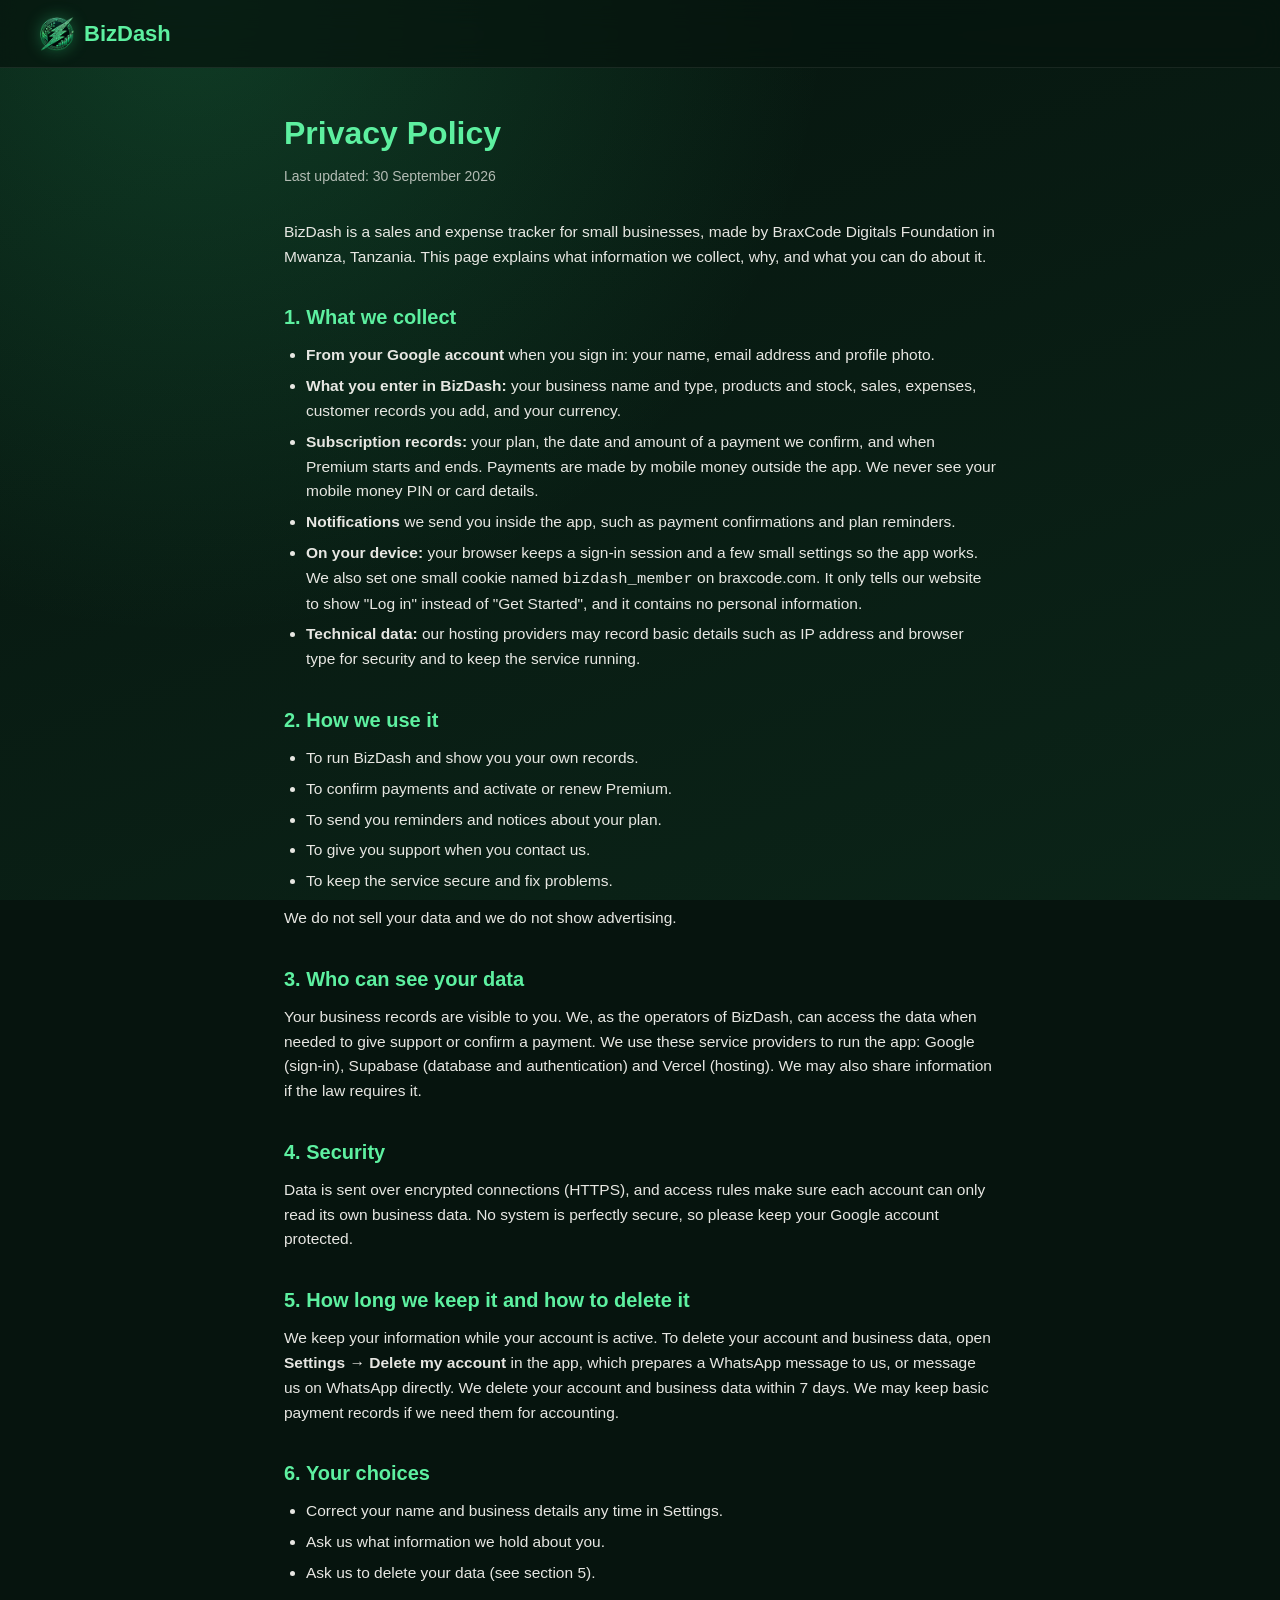
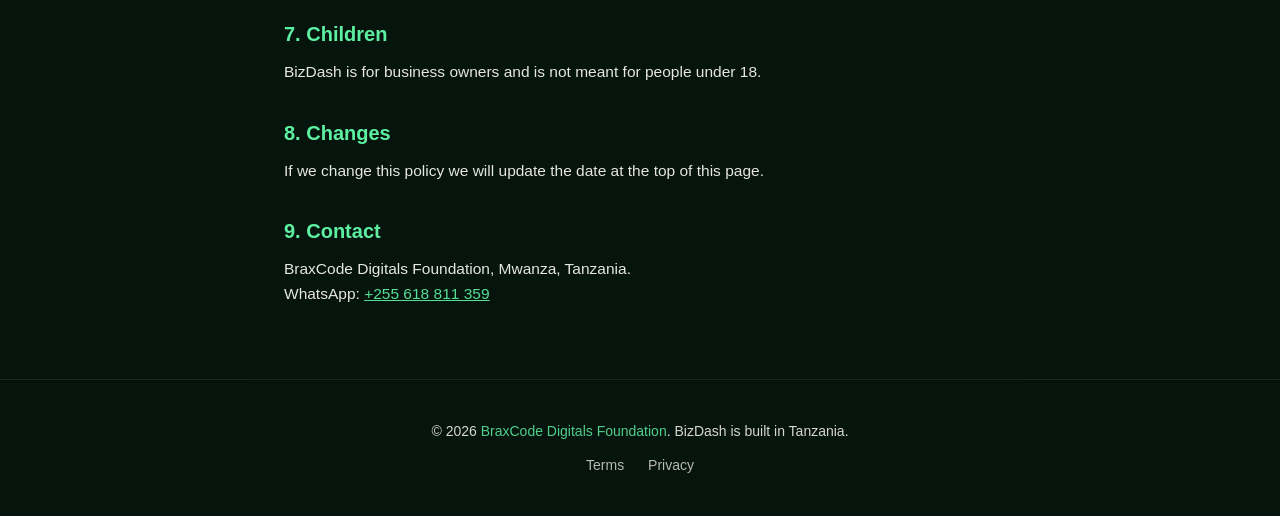
<file: legal/privacy.html>
<!DOCTYPE html>
<html lang="en">
<head>
  <meta charset="UTF-8">
  <meta name="viewport" content="width=device-width, initial-scale=1.0">
  <title>Privacy Policy - BizDash</title>
  <meta name="description" content="How BizDash, by BraxCode Digitals Foundation, collects, uses and protects your information.">
  <meta name="theme-color" content="#06140e">
  <link rel="canonical" href="https://bizdash.braxcode.com/legal/privacy.html">
  <link rel="icon" href="/favicon.ico" sizes="any">
  <link rel="icon" type="image/png" sizes="32x32" href="/favicon-32.png">
  <link rel="apple-touch-icon" href="/apple-touch-icon.png">
  <link rel="stylesheet" href="../style.css">
  <style>
    .legal { max-width: 760px; margin: 0 auto; padding: 40px 24px 60px; }
    .legal h1 { font-size: 32px; color: var(--emerald-400); margin-bottom: 6px; }
    .legal .updated { font-size: 14px; opacity: 0.7; margin-bottom: 32px; }
    .legal h2 { font-size: 20px; color: var(--emerald-400); text-align: left; margin: 32px 0 10px; }
    .legal p, .legal li { font-size: 15.5px; opacity: 0.92; }
    .legal p { margin-bottom: 12px; }
    .legal ul { margin: 0 0 12px 22px; }
    .legal li { margin-bottom: 6px; }
    .legal a { color: var(--emerald-400); }
    .site-header a.logo { text-decoration: none; }
  </style>
</head>
<body>

  <header class="site-header">
    <a class="logo" href="/"><img src="../logo.webp" alt="" class="logo-img" width="34" height="34"> BizDash</a>
  </header>

  <main class="legal">
    <h1>Privacy Policy</h1>
    <p class="updated">Last updated: 30 September 2026</p>

    <p>BizDash is a sales and expense tracker for small businesses, made by BraxCode Digitals Foundation in Mwanza, Tanzania. This page explains what information we collect, why, and what you can do about it.</p>

    <h2>1. What we collect</h2>
    <ul>
      <li><strong>From your Google account</strong> when you sign in: your name, email address and profile photo.</li>
      <li><strong>What you enter in BizDash:</strong> your business name and type, products and stock, sales, expenses, customer records you add, and your currency.</li>
      <li><strong>Subscription records:</strong> your plan, the date and amount of a payment we confirm, and when Premium starts and ends. Payments are made by mobile money outside the app. We never see your mobile money PIN or card details.</li>
      <li><strong>Notifications</strong> we send you inside the app, such as payment confirmations and plan reminders.</li>
      <li><strong>On your device:</strong> your browser keeps a sign-in session and a few small settings so the app works. We also set one small cookie named <code>bizdash_member</code> on braxcode.com. It only tells our website to show "Log in" instead of "Get Started", and it contains no personal information.</li>
      <li><strong>Technical data:</strong> our hosting providers may record basic details such as IP address and browser type for security and to keep the service running.</li>
    </ul>

    <h2>2. How we use it</h2>
    <ul>
      <li>To run BizDash and show you your own records.</li>
      <li>To confirm payments and activate or renew Premium.</li>
      <li>To send you reminders and notices about your plan.</li>
      <li>To give you support when you contact us.</li>
      <li>To keep the service secure and fix problems.</li>
    </ul>
    <p>We do not sell your data and we do not show advertising.</p>

    <h2>3. Who can see your data</h2>
    <p>Your business records are visible to you. We, as the operators of BizDash, can access the data when needed to give support or confirm a payment. We use these service providers to run the app: Google (sign-in), Supabase (database and authentication) and Vercel (hosting). We may also share information if the law requires it.</p>

    <h2>4. Security</h2>
    <p>Data is sent over encrypted connections (HTTPS), and access rules make sure each account can only read its own business data. No system is perfectly secure, so please keep your Google account protected.</p>

    <h2>5. How long we keep it and how to delete it</h2>
    <p>We keep your information while your account is active. To delete your account and business data, open <strong>Settings → Delete my account</strong> in the app, which prepares a WhatsApp message to us, or message us on WhatsApp directly. We delete your account and business data within 7 days. We may keep basic payment records if we need them for accounting.</p>

    <h2>6. Your choices</h2>
    <ul>
      <li>Correct your name and business details any time in Settings.</li>
      <li>Ask us what information we hold about you.</li>
      <li>Ask us to delete your data (see section 5).</li>
    </ul>

    <h2>7. Children</h2>
    <p>BizDash is for business owners and is not meant for people under 18.</p>

    <h2>8. Changes</h2>
    <p>If we change this policy we will update the date at the top of this page.</p>

    <h2>9. Contact</h2>
    <p>BraxCode Digitals Foundation, Mwanza, Tanzania.<br>
    WhatsApp: <a href="https://wa.me/255618811359">+255 618 811 359</a></p>
  </main>

  <footer class="site-footer">
    <p>&copy; 2026 <a href="https://braxcode.com">BraxCode Digitals Foundation</a>. BizDash is built in Tanzania.</p>
    <div class="footer-links">
      <a href="/legal/terms.html">Terms</a>
      <a href="/legal/privacy.html">Privacy</a>
    </div>
  </footer>

</body>
</html>
</file>
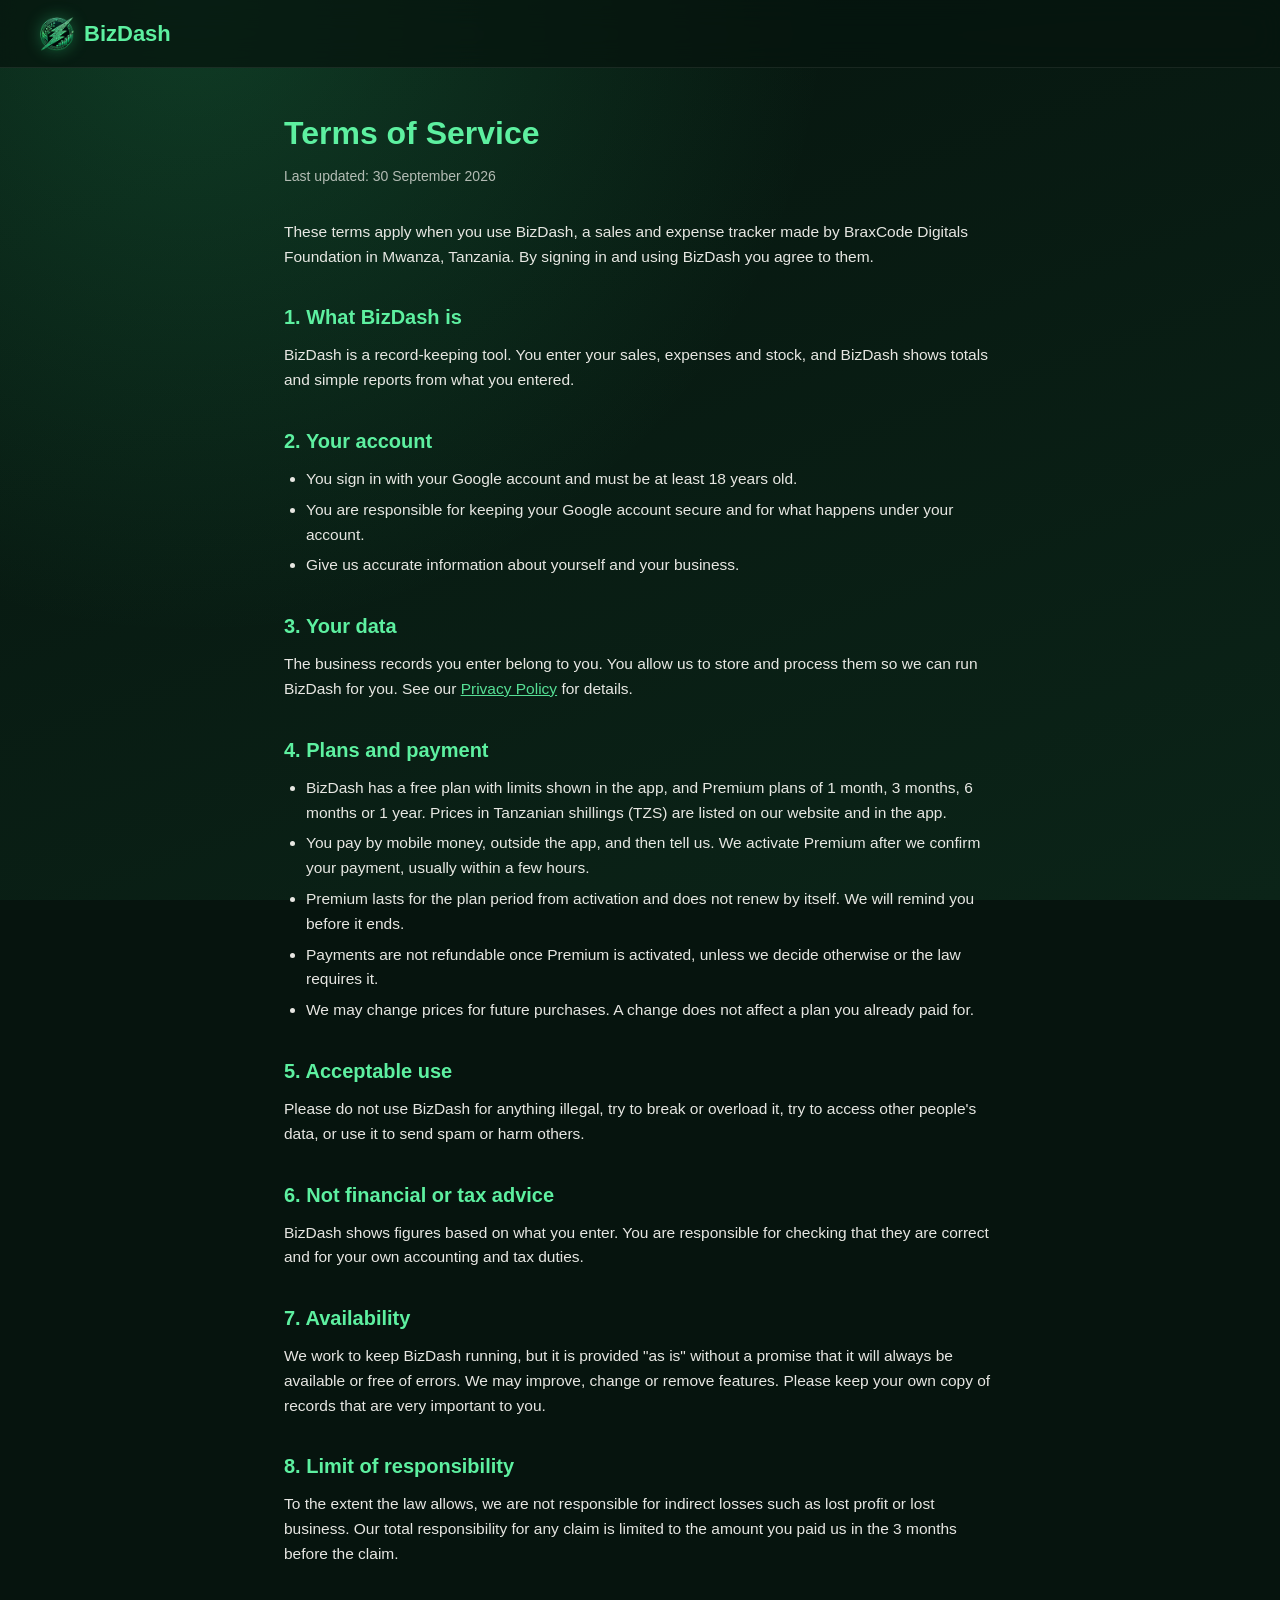
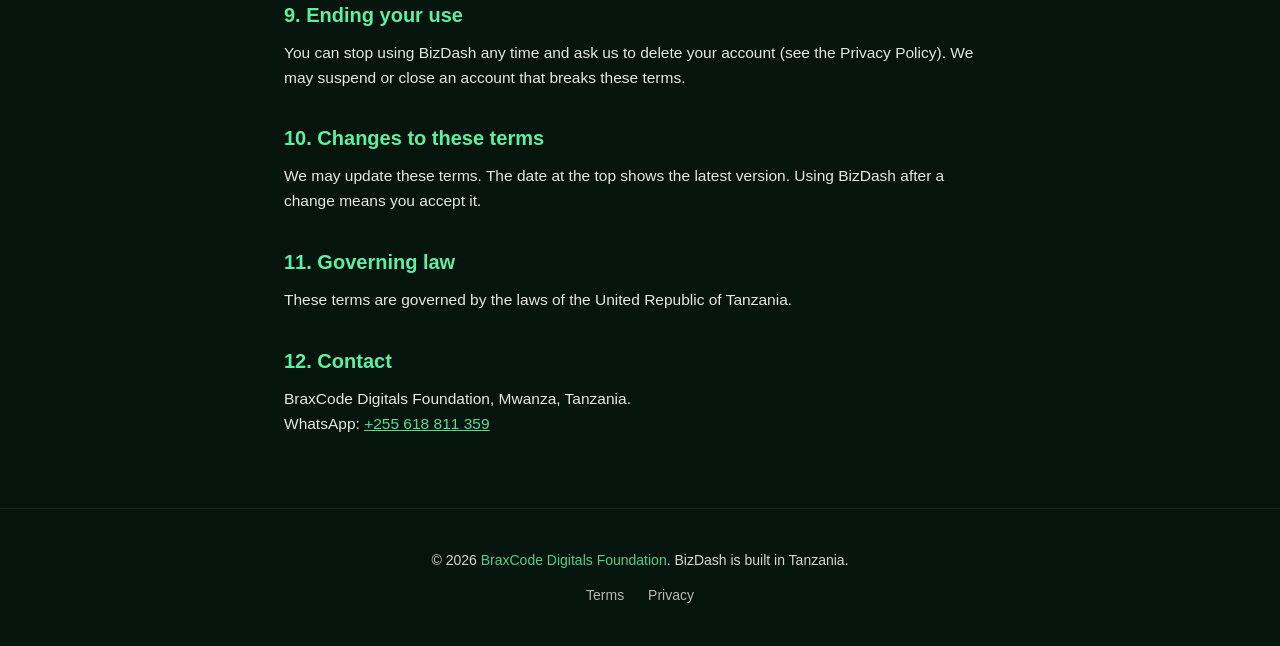
<file: legal/terms.html>
<!DOCTYPE html>
<html lang="en">
<head>
  <meta charset="UTF-8">
  <meta name="viewport" content="width=device-width, initial-scale=1.0">
  <title>Terms of Service - BizDash</title>
  <meta name="description" content="The terms for using BizDash, the sales and expense tracker by BraxCode Digitals Foundation.">
  <meta name="theme-color" content="#06140e">
  <link rel="canonical" href="https://bizdash.braxcode.com/legal/terms.html">
  <link rel="icon" href="/favicon.ico" sizes="any">
  <link rel="icon" type="image/png" sizes="32x32" href="/favicon-32.png">
  <link rel="apple-touch-icon" href="/apple-touch-icon.png">
  <link rel="stylesheet" href="../style.css">
  <style>
    .legal { max-width: 760px; margin: 0 auto; padding: 40px 24px 60px; }
    .legal h1 { font-size: 32px; color: var(--emerald-400); margin-bottom: 6px; }
    .legal .updated { font-size: 14px; opacity: 0.7; margin-bottom: 32px; }
    .legal h2 { font-size: 20px; color: var(--emerald-400); text-align: left; margin: 32px 0 10px; }
    .legal p, .legal li { font-size: 15.5px; opacity: 0.92; }
    .legal p { margin-bottom: 12px; }
    .legal ul { margin: 0 0 12px 22px; }
    .legal li { margin-bottom: 6px; }
    .legal a { color: var(--emerald-400); }
    .site-header a.logo { text-decoration: none; }
  </style>
</head>
<body>

  <header class="site-header">
    <a class="logo" href="/"><img src="../logo.webp" alt="" class="logo-img" width="34" height="34"> BizDash</a>
  </header>

  <main class="legal">
    <h1>Terms of Service</h1>
    <p class="updated">Last updated: 30 September 2026</p>

    <p>These terms apply when you use BizDash, a sales and expense tracker made by BraxCode Digitals Foundation in Mwanza, Tanzania. By signing in and using BizDash you agree to them.</p>

    <h2>1. What BizDash is</h2>
    <p>BizDash is a record-keeping tool. You enter your sales, expenses and stock, and BizDash shows totals and simple reports from what you entered.</p>

    <h2>2. Your account</h2>
    <ul>
      <li>You sign in with your Google account and must be at least 18 years old.</li>
      <li>You are responsible for keeping your Google account secure and for what happens under your account.</li>
      <li>Give us accurate information about yourself and your business.</li>
    </ul>

    <h2>3. Your data</h2>
    <p>The business records you enter belong to you. You allow us to store and process them so we can run BizDash for you. See our <a href="/legal/privacy.html">Privacy Policy</a> for details.</p>

    <h2>4. Plans and payment</h2>
    <ul>
      <li>BizDash has a free plan with limits shown in the app, and Premium plans of 1 month, 3 months, 6 months or 1 year. Prices in Tanzanian shillings (TZS) are listed on our website and in the app.</li>
      <li>You pay by mobile money, outside the app, and then tell us. We activate Premium after we confirm your payment, usually within a few hours.</li>
      <li>Premium lasts for the plan period from activation and does not renew by itself. We will remind you before it ends.</li>
      <li>Payments are not refundable once Premium is activated, unless we decide otherwise or the law requires it.</li>
      <li>We may change prices for future purchases. A change does not affect a plan you already paid for.</li>
    </ul>

    <h2>5. Acceptable use</h2>
    <p>Please do not use BizDash for anything illegal, try to break or overload it, try to access other people's data, or use it to send spam or harm others.</p>

    <h2>6. Not financial or tax advice</h2>
    <p>BizDash shows figures based on what you enter. You are responsible for checking that they are correct and for your own accounting and tax duties.</p>

    <h2>7. Availability</h2>
    <p>We work to keep BizDash running, but it is provided "as is" without a promise that it will always be available or free of errors. We may improve, change or remove features. Please keep your own copy of records that are very important to you.</p>

    <h2>8. Limit of responsibility</h2>
    <p>To the extent the law allows, we are not responsible for indirect losses such as lost profit or lost business. Our total responsibility for any claim is limited to the amount you paid us in the 3 months before the claim.</p>

    <h2>9. Ending your use</h2>
    <p>You can stop using BizDash any time and ask us to delete your account (see the Privacy Policy). We may suspend or close an account that breaks these terms.</p>

    <h2>10. Changes to these terms</h2>
    <p>We may update these terms. The date at the top shows the latest version. Using BizDash after a change means you accept it.</p>

    <h2>11. Governing law</h2>
    <p>These terms are governed by the laws of the United Republic of Tanzania.</p>

    <h2>12. Contact</h2>
    <p>BraxCode Digitals Foundation, Mwanza, Tanzania.<br>
    WhatsApp: <a href="https://wa.me/255618811359">+255 618 811 359</a></p>
  </main>

  <footer class="site-footer">
    <p>&copy; 2026 <a href="https://braxcode.com">BraxCode Digitals Foundation</a>. BizDash is built in Tanzania.</p>
    <div class="footer-links">
      <a href="/legal/terms.html">Terms</a>
      <a href="/legal/privacy.html">Privacy</a>
    </div>
  </footer>

</body>
</html>
</file>
<file: style.css>
/* ==========================================================
   BizDash landing page - style.css
   Same brand as the app: bright emerald + glass on deep green.
   Every class name from the old file is kept, so index.html
   works without changes.
   ========================================================== */

/* ---------- Brand colors (change here, the whole page updates) ---------- */
:root {
  --emerald-950: #06140e;
  --emerald-900: #0b2418;
  --emerald-700: #1fa463;
  --emerald-500: #34d67f;
  --emerald-400: #5df0a0;
  --emerald-glow: rgba(52, 214, 127, 0.35);

  --sand-50: #faf8f4;
  --ink: #141814;

  --glass-bg: rgba(255, 255, 255, 0.08);
  --glass-border: rgba(255, 255, 255, 0.18);
  --glass-shadow: 0 4px 16px rgba(0, 0, 0, 0.25);
}

/* ---------- Base setup ---------- */
* {
  margin: 0;
  padding: 0;
  box-sizing: border-box;
}

html {
  scroll-behavior: smooth;
}

body {
  font-family:
    -apple-system, BlinkMacSystemFont, "Segoe UI", Roboto, sans-serif;
  background:
    radial-gradient(circle at 15% 0%, rgba(52, 214, 127, 0.2), transparent 45%),
    linear-gradient(160deg, var(--emerald-950), var(--emerald-900));
  background-attachment: fixed;
  background-color: var(--emerald-950);
  color: var(--sand-50);
  line-height: 1.6;
  min-height: 100vh;
}

img {
  max-width: 100%;
}

/* Visible keyboard focus (for accessibility) */
a:focus-visible,
button:focus-visible {
  outline: 2px solid var(--emerald-400);
  outline-offset: 3px;
}

/* ---------- Glass card ---------- */
.glass-card {
  background: var(--glass-bg);
  backdrop-filter: blur(16px);
  -webkit-backdrop-filter: blur(16px);
  border: 1px solid var(--glass-border);
  border-radius: 18px;
  padding: 24px;
  box-shadow: var(--glass-shadow);
}

/* ---------- Header ---------- */
.site-header {
  display: flex;
  justify-content: space-between;
  align-items: center;
  padding: 16px 40px;
  position: sticky;
  top: 0;
  background: rgba(6, 20, 14, 0.75);
  backdrop-filter: blur(14px);
  -webkit-backdrop-filter: blur(14px);
  border-bottom: 1px solid rgba(255, 255, 255, 0.08);
  z-index: 100;
}

.logo {
  display: flex;
  align-items: center;
  gap: 10px;
  font-size: 22px;
  font-weight: 800;
  color: var(--emerald-400);
}

.logo-img {
  width: 34px;
  height: 34px;
  object-fit: contain;
  filter: drop-shadow(0 0 8px var(--emerald-glow));
}

.site-header nav a {
  color: var(--sand-50);
  text-decoration: none;
  margin-left: 28px;
  font-size: 15px;
  opacity: 0.85;
  transition: color 0.2s, opacity 0.2s;
}

.site-header nav a:hover {
  opacity: 1;
  color: var(--emerald-400);
}

/* Hamburger button - hidden by default on desktop */
.menu-toggle {
  display: none;
  background: none;
  border: none;
  color: var(--sand-50);
  font-size: 26px;
  cursor: pointer;
}

/* ---------- Hero ---------- */
.hero {
  text-align: center;
  padding: 90px 24px 80px;
  max-width: 700px;
  margin: 0 auto;
}

.hero-logo {
  width: 110px;
  height: 110px;
  object-fit: contain;
  margin-bottom: 20px;
  filter: drop-shadow(0 0 24px var(--emerald-glow));
}

.hero h1 {
  font-size: 42px;
  line-height: 1.2;
  color: var(--emerald-400);
  margin-bottom: 16px;
}

.hero p {
  font-size: 17px;
  max-width: 560px;
  margin: 0 auto 32px;
  opacity: 0.88;
}

.hero-actions {
  display: flex;
  flex-wrap: wrap;
  justify-content: center;
  gap: 12px;
}

/* Main button: solid, bright, glowing */
.cta-button {
  display: inline-block;
  background: linear-gradient(135deg, var(--emerald-400), var(--emerald-500));
  color: var(--ink);
  padding: 14px 32px;
  border-radius: 14px;
  font-weight: 800;
  text-decoration: none;
  font-size: 16px;
  box-shadow:
    0 6px 20px var(--emerald-glow),
    inset 0 1px 0 rgba(255, 255, 255, 0.45);
  transition: transform 0.15s ease, filter 0.15s ease;
}

.cta-button:active {
  transform: scale(0.97);
}

/* Second button (for example "Log in"): outlined, quieter */
.cta-secondary {
  display: inline-block;
  background: transparent;
  color: var(--emerald-400);
  padding: 13px 28px;
  border: 1.5px solid var(--emerald-500);
  border-radius: 14px;
  font-weight: 700;
  text-decoration: none;
  font-size: 16px;
  transition: background 0.2s, transform 0.15s ease;
}

.cta-secondary:active {
  transform: scale(0.97);
}

/* Hover effects only on devices with a mouse */
@media (hover: hover) {
  .cta-button:hover {
    transform: translateY(-2px);
    filter: brightness(1.08);
  }

  .cta-secondary:hover {
    background: rgba(52, 214, 127, 0.14);
  }
}

/* ---------- Shared section styling ---------- */
section {
  max-width: 1000px;
  margin: 0 auto;
  padding: 60px 24px;
}

section[id] {
  scroll-margin-top: 80px;
}

section h2 {
  text-align: center;
  font-size: 28px;
  color: var(--emerald-400);
  margin-bottom: 40px;
}

/* ---------- Features ---------- */
.feature-grid {
  display: grid;
  grid-template-columns: repeat(3, 1fr);
  gap: 24px;
}

.feature-card h3 {
  margin-bottom: 12px;
  font-size: 18px;
}

.feature-card p {
  font-size: 14px;
  opacity: 0.88;
}

/* Lucide icons inside headings */
h3 i,
h3 [data-lucide] {
  vertical-align: middle;
  margin-right: 6px;
  width: 20px;
  height: 20px;
  color: var(--emerald-400);
}

/* ---------- Pricing ---------- */
.pricing-grid {
  display: grid;
  grid-template-columns: repeat(4, 1fr);
  gap: 20px;
}

.price-card {
  text-align: center;
}

.price-card h3 {
  font-size: 16px;
  opacity: 0.88;
  margin-bottom: 12px;
}

.price-card .price {
  font-size: 24px;
  font-weight: 800;
  color: var(--emerald-400);
  font-variant-numeric: tabular-nums;
}

/* ---------- Testimonials ---------- */
.testimonials {
  text-align: center;
}

.coming-soon {
  opacity: 0.6;
  font-style: italic;
}

/* ---------- Footer ---------- */
.site-footer {
  text-align: center;
  padding: 40px 24px;
  border-top: 1px solid rgba(255, 255, 255, 0.1);
  opacity: 0.85;
  font-size: 14px;
}

.footer-links {
  margin-top: 12px;
}

.footer-links a {
  color: var(--sand-50);
  text-decoration: none;
  margin: 0 10px;
  opacity: 0.85;
  transition: color 0.2s, opacity 0.2s;
}

.footer-links a:hover {
  color: var(--emerald-400);
  opacity: 1;
}

/* ---------- One page-load moment (logo, headline, text, button) ---------- */
@keyframes pop-in {
  from { opacity: 0; transform: scale(0.85); }
  to   { opacity: 1; transform: scale(1); }
}

@keyframes fade-up {
  from { opacity: 0; transform: translateY(14px); }
  to   { opacity: 1; transform: translateY(0); }
}

.hero-logo {
  animation: pop-in 0.6s ease-out both;
}

.hero h1 {
  animation: fade-up 0.6s 0.15s ease-out both;
}

.hero p {
  animation: fade-up 0.6s 0.3s ease-out both;
}

.hero-actions {
  animation: fade-up 0.6s 0.45s ease-out both;
}

/* ---------- Mobile responsiveness - ONE combined media query ---------- */
@media (max-width: 768px) {
  .feature-grid {
    grid-template-columns: 1fr;
  }

  .pricing-grid {
    grid-template-columns: repeat(2, 1fr);
  }

  .hero {
    padding: 60px 20px 50px;
  }

  .hero h1 {
    font-size: 28px;
  }

  .menu-toggle {
    display: block;
  }

  .site-header {
    position: sticky;
    padding: 14px 20px;
  }

  .site-header nav {
    display: none;
    flex-direction: column;
    position: absolute;
    top: 100%;
    left: 0;
    width: 100%;
    background: rgba(6, 20, 14, 0.98);
    border-bottom: 1px solid rgba(255, 255, 255, 0.08);
    padding: 20px 0;
  }

  .site-header nav.nav-open {
    display: flex;
  }

  .site-header nav a {
    margin: 12px 24px;
  }
}
.site-footer p a {
  color: var(--emerald-400);
  text-decoration: none;
}

.site-footer p a:hover {
  text-decoration: underline;
}

/* ---------- Respect people who turn animations off ---------- */
@media (prefers-reduced-motion: reduce) {
  * {
    animation: none !important;
    transition: none !important;
    scroll-behavior: auto !important;
  }
}
</file>
